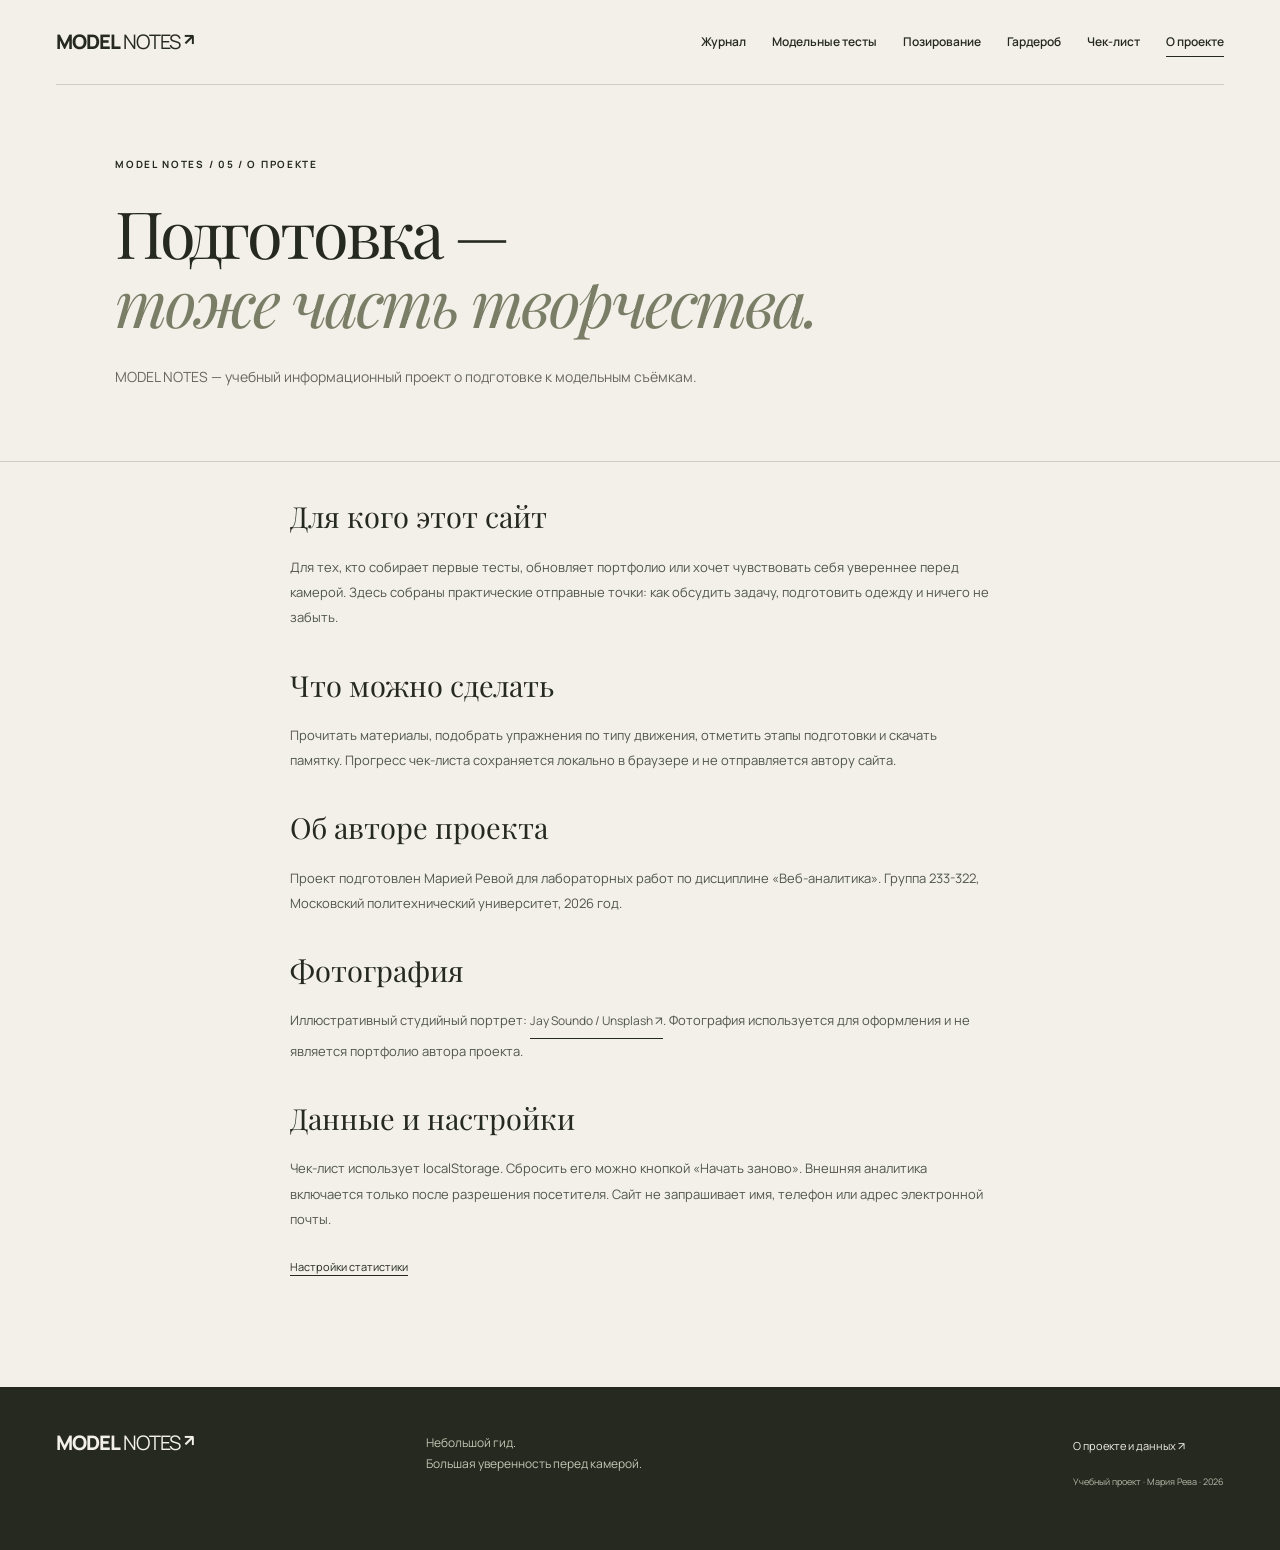
<file: about.html>
<!doctype html><html lang="ru"><head><meta charset="utf-8"><meta name="viewport" content="width=device-width,initial-scale=1"><meta name="description" content="MODEL NOTES — практический гид по подготовке к модельной съёмке. Тесты, позирование, гардероб и интерактивный чек-лист."><meta name="theme-color" content="#f2f0e9"><title>О проекте — MODEL NOTES</title><link rel="icon" href="favicon.svg" type="image/svg+xml"><link rel="stylesheet" href="styles.css"><script src="analytics-config.js" defer></script><script src="app.js" defer></script></head><body><a class="skip" href="#main">К содержимому</a><header><a class="brand" href="index.html">MODEL<span>NOTES</span><sup>↗</sup></a><button id="menu-toggle" class="menu-toggle" aria-expanded="false" aria-controls="nav">Меню <span>＋</span></button><nav data-model-block="navigation" id="nav" aria-label="Основная навигация"><a href="index.html">Журнал</a><a href="tests.html">Модельные тесты</a><a href="posing.html">Позирование</a><a href="wardrobe.html">Гардероб</a><a data-model-block="checklist_link" href="checklist.html">Чек-лист</a><a href="about.html" aria-current="page">О проекте</a></nav></header><main id="main"><section class="page-intro"><p class="eyebrow">MODEL NOTES / 05 / О ПРОЕКТЕ</p><h1>Подготовка —<br><em>тоже часть творчества.</em></h1><p class="lede">MODEL NOTES — учебный информационный проект о подготовке к модельным съёмкам.</p></section><div class="reading centered"><h2>Для кого этот сайт</h2><p>Для тех, кто собирает первые тесты, обновляет портфолио или хочет чувствовать себя увереннее перед камерой. Здесь собраны практические отправные точки: как обсудить задачу, подготовить одежду и ничего не забыть.</p><h2>Что можно сделать</h2><p>Прочитать материалы, подобрать упражнения по типу движения, отметить этапы подготовки и скачать памятку. Прогресс чек-листа сохраняется локально в браузере и не отправляется автору сайта.</p><h2>Об авторе проекта</h2><p>Проект подготовлен Марией Ревой для лабораторных работ по дисциплине «Веб-аналитика». Группа 233-322, Московский политехнический университет, 2026 год.</p><h2>Фотография</h2><p>Иллюстративный студийный портрет: <a class="text-link" href="https://unsplash.com/photos/a-woman-poses-with-arms-crossed-sw1RSCkzuqI" target="_blank" rel="noopener noreferrer">Jay Soundo / Unsplash ↗</a>. Фотография используется для оформления и не является портфолио автора проекта.</p><h2>Данные и настройки</h2><p>Чек-лист использует localStorage. Сбросить его можно кнопкой «Начать заново». Внешняя аналитика включается только после разрешения посетителя. Сайт не запрашивает имя, телефон или адрес электронной почты.</p><button class="reset" id="privacy-settings">Настройки статистики</button><p class="small" id="privacy-status" aria-live="polite"></p></div></main><footer><a class="brand" href="index.html">MODEL<span>NOTES</span><sup>↗</sup></a><p>Небольшой гид.<br>Большая уверенность перед камерой.</p><div><a href="about.html">О проекте и данных ↗</a><small>Учебный проект · Мария Рева · 2026</small><div id="counter-widgets" class="counter-widgets"></div></div></footer><section id="consent" class="consent" aria-label="Разрешение статистики" hidden><p><strong>Помочь сделать сайт лучше?</strong><br>Разреши статистику посещений в LiveInternet, SberADS/Топ-100 и MyTracker.</p><div><button class="button dark" id="allow-stats">Разрешить</button><button class="reset" id="deny-stats">Без статистики</button></div></section></body></html>
</file>
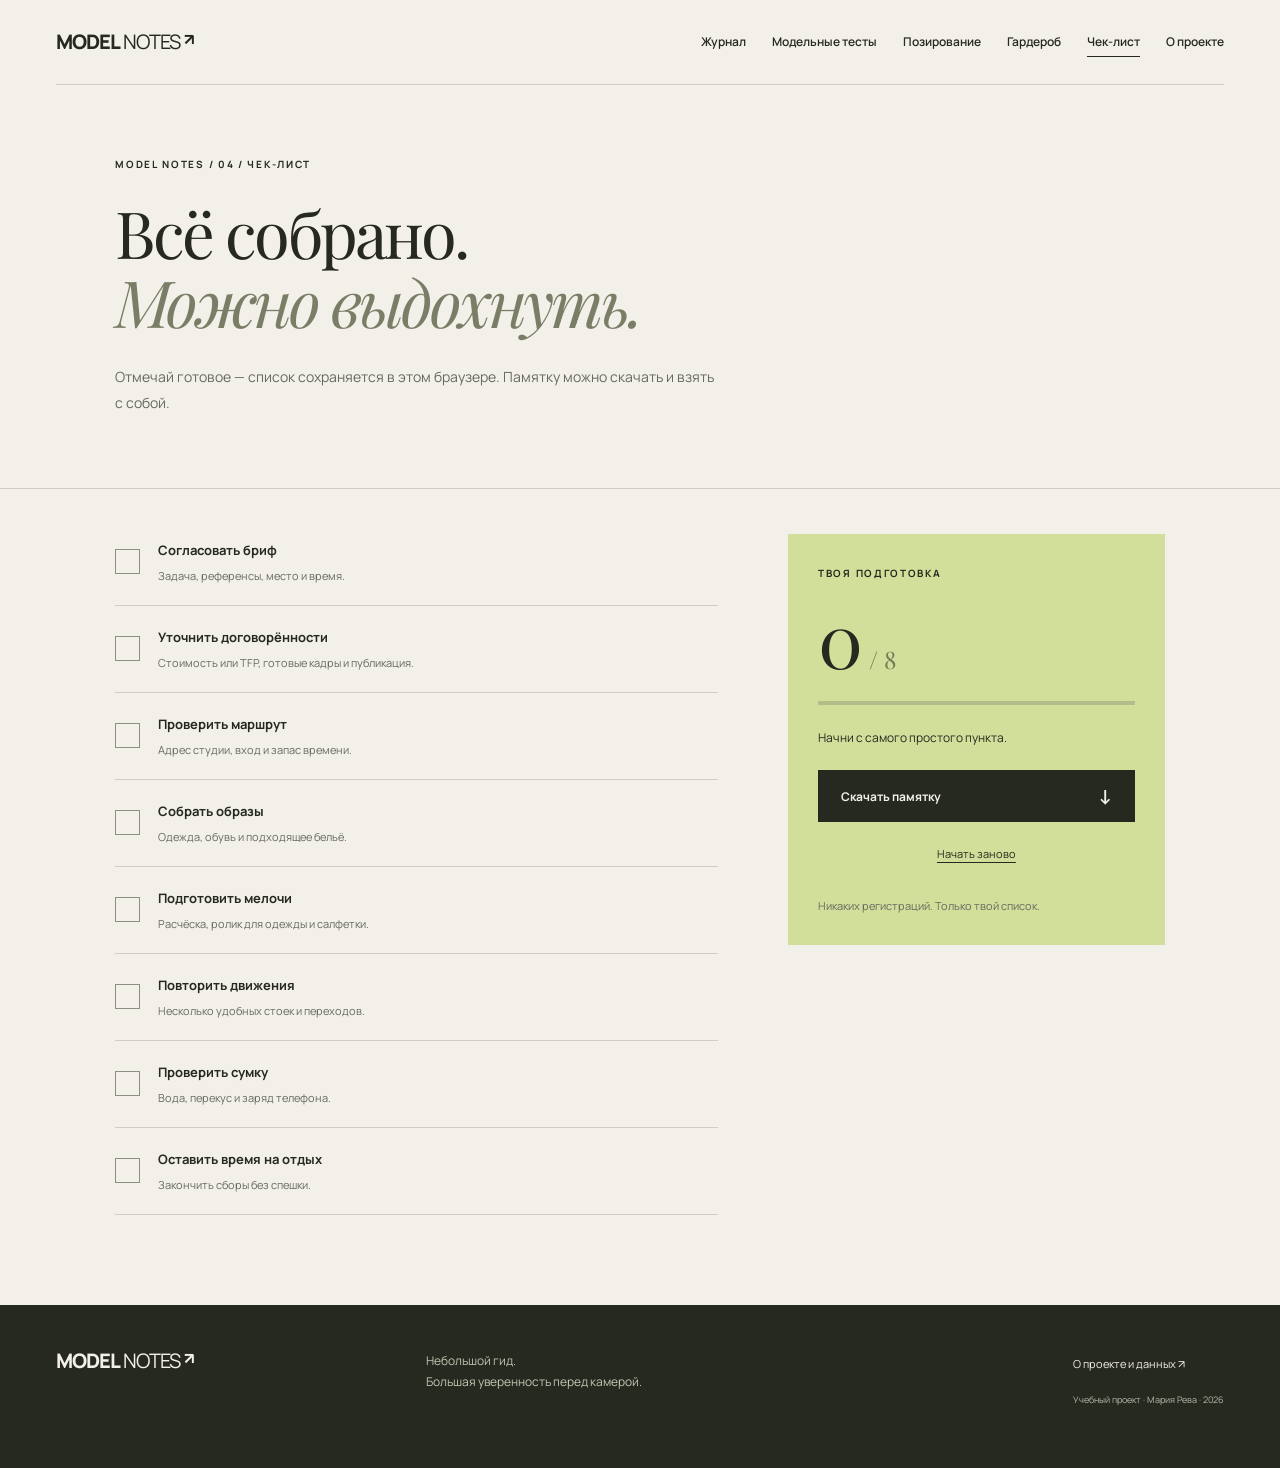
<file: checklist.html>
<!doctype html><html lang="ru"><head><meta charset="utf-8"><meta name="viewport" content="width=device-width,initial-scale=1"><meta name="description" content="MODEL NOTES — практический гид по подготовке к модельной съёмке. Тесты, позирование, гардероб и интерактивный чек-лист."><meta name="theme-color" content="#f2f0e9"><title>Чек-лист подготовки — MODEL NOTES</title><link rel="icon" href="favicon.svg" type="image/svg+xml"><link rel="stylesheet" href="styles.css"><script src="analytics-config.js" defer></script><script src="app.js" defer></script></head><body><a class="skip" href="#main">К содержимому</a><header><a class="brand" href="index.html">MODEL<span>NOTES</span><sup>↗</sup></a><button id="menu-toggle" class="menu-toggle" aria-expanded="false" aria-controls="nav">Меню <span>＋</span></button><nav data-model-block="navigation" id="nav" aria-label="Основная навигация"><a href="index.html">Журнал</a><a href="tests.html">Модельные тесты</a><a href="posing.html">Позирование</a><a href="wardrobe.html">Гардероб</a><a href="checklist.html" aria-current="page">Чек-лист</a><a href="about.html">О проекте</a></nav></header><main id="main"><section class="page-intro"><p class="eyebrow">MODEL NOTES / 04 / ЧЕК-ЛИСТ</p><h1>Всё собрано.<br><em>Можно выдохнуть.</em></h1><p class="lede">Отмечай готовое — список сохраняется в этом браузере. Памятку можно скачать и взять с собой.</p></section><section class="check-layout"><div class="check-items"><label class="check-item"><input type="checkbox" data-check="brief"><span class="custom-check" aria-hidden="true"></span><span><strong>Согласовать бриф</strong><small>Задача, референсы, место и время.</small></span></label><label class="check-item"><input type="checkbox" data-check="terms"><span class="custom-check" aria-hidden="true"></span><span><strong>Уточнить договорённости</strong><small>Стоимость или TFP, готовые кадры и публикация.</small></span></label><label class="check-item"><input type="checkbox" data-check="route"><span class="custom-check" aria-hidden="true"></span><span><strong>Проверить маршрут</strong><small>Адрес студии, вход и запас времени.</small></span></label><label class="check-item"><input type="checkbox" data-check="looks"><span class="custom-check" aria-hidden="true"></span><span><strong>Собрать образы</strong><small>Одежда, обувь и подходящее бельё.</small></span></label><label class="check-item"><input type="checkbox" data-check="details"><span class="custom-check" aria-hidden="true"></span><span><strong>Подготовить мелочи</strong><small>Расчёска, ролик для одежды и салфетки.</small></span></label><label class="check-item"><input type="checkbox" data-check="practice"><span class="custom-check" aria-hidden="true"></span><span><strong>Повторить движения</strong><small>Несколько удобных стоек и переходов.</small></span></label><label class="check-item"><input type="checkbox" data-check="bag"><span class="custom-check" aria-hidden="true"></span><span><strong>Проверить сумку</strong><small>Вода, перекус и заряд телефона.</small></span></label><label class="check-item"><input type="checkbox" data-check="rest"><span class="custom-check" aria-hidden="true"></span><span><strong>Оставить время на отдых</strong><small>Закончить сборы без спешки.</small></span></label></div><aside class="check-summary"><p class="eyebrow">ТВОЯ ПОДГОТОВКА</p><p class="progress-number"><span id="done-count">0</span><span class="progress-total"> / 8</span></p><progress id="progress" max="8" value="0" aria-label="Подготовка к съёмке"></progress><p id="check-status" aria-live="polite">Начни с самого простого пункта.</p><button class="button dark" data-model-block="checklist_download" id="download-checklist">Скачать памятку <span>↓</span></button><button class="reset" id="reset-checklist">Начать заново</button><p class="small">Никаких регистраций. Только твой список.</p></aside></section></main><footer><a class="brand" href="index.html">MODEL<span>NOTES</span><sup>↗</sup></a><p>Небольшой гид.<br>Большая уверенность перед камерой.</p><div><a href="about.html">О проекте и данных ↗</a><small>Учебный проект · Мария Рева · 2026</small><div id="counter-widgets" class="counter-widgets"></div></div></footer><section id="consent" class="consent" aria-label="Разрешение статистики" hidden><p><strong>Помочь сделать сайт лучше?</strong><br>Разреши статистику посещений в LiveInternet, SberADS/Топ-100 и MyTracker.</p><div><button class="button dark" id="allow-stats">Разрешить</button><button class="reset" id="deny-stats">Без статистики</button></div></section></body></html>
</file>
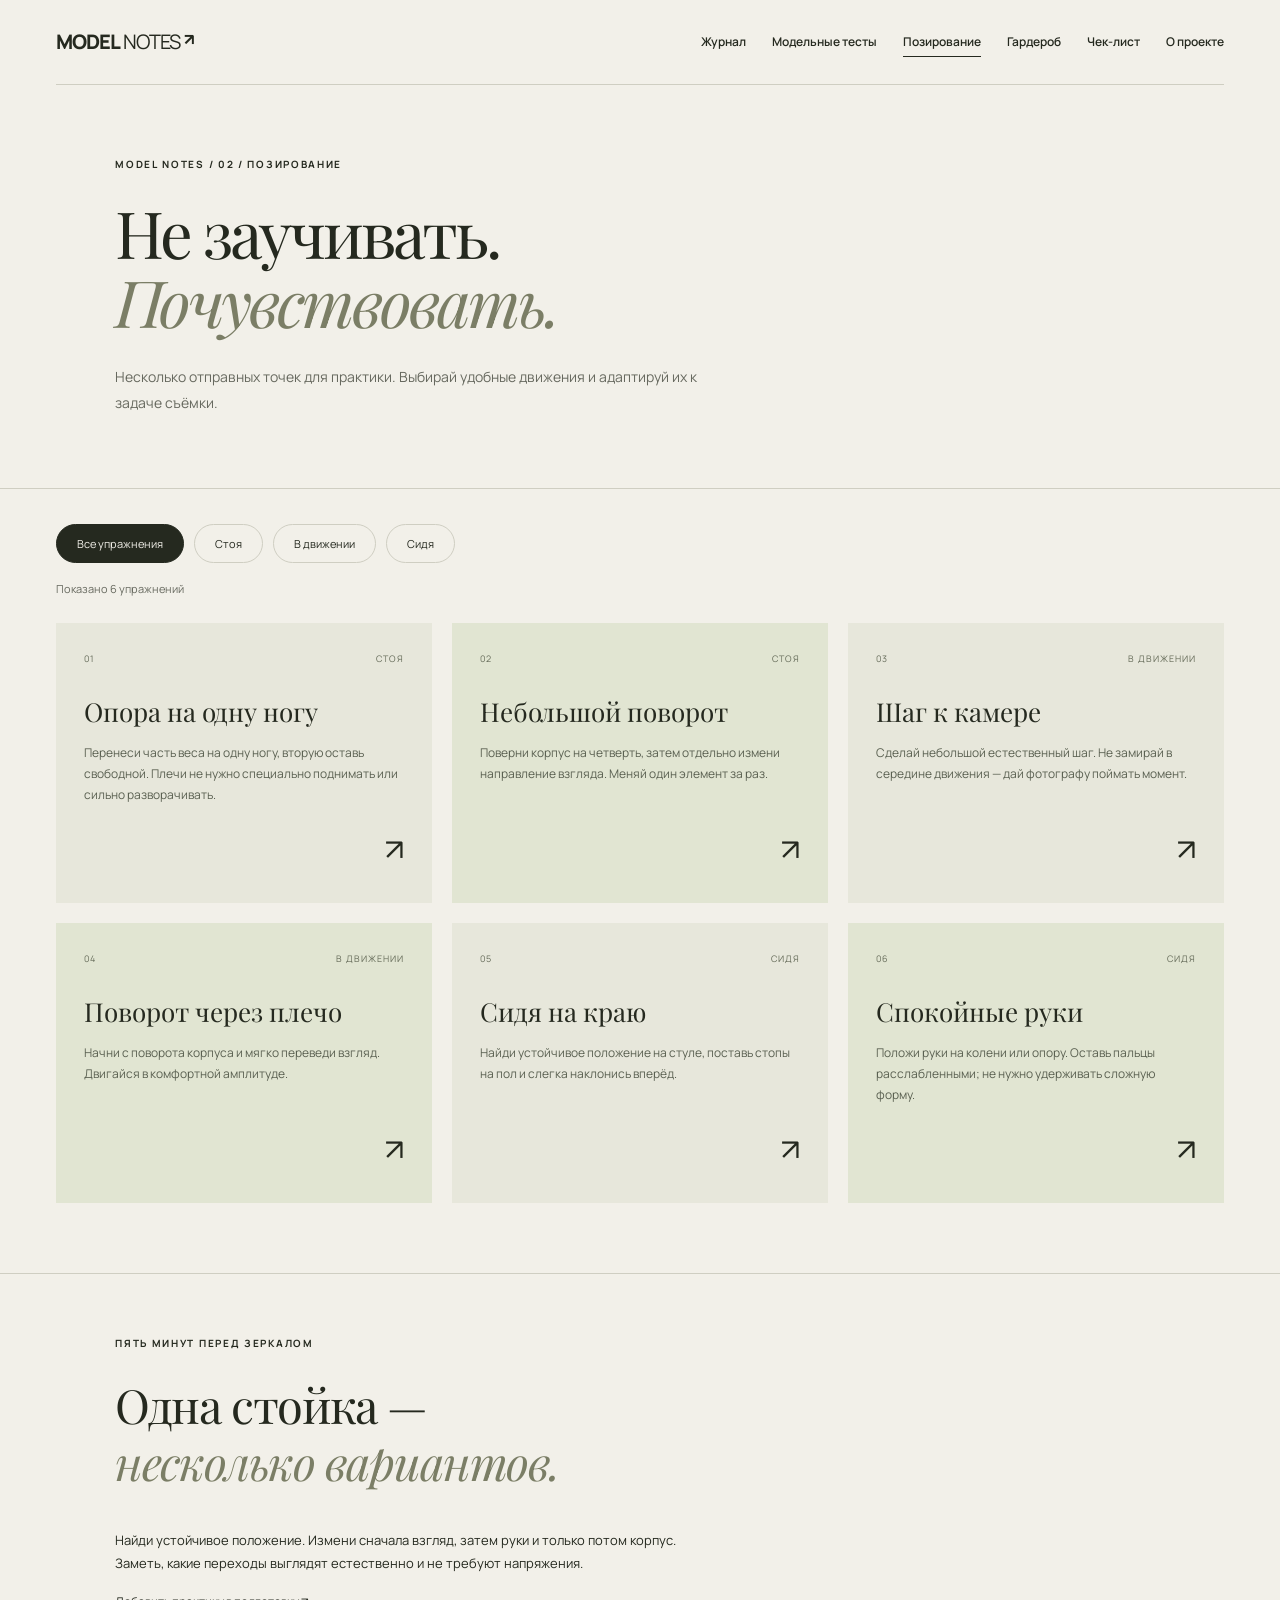
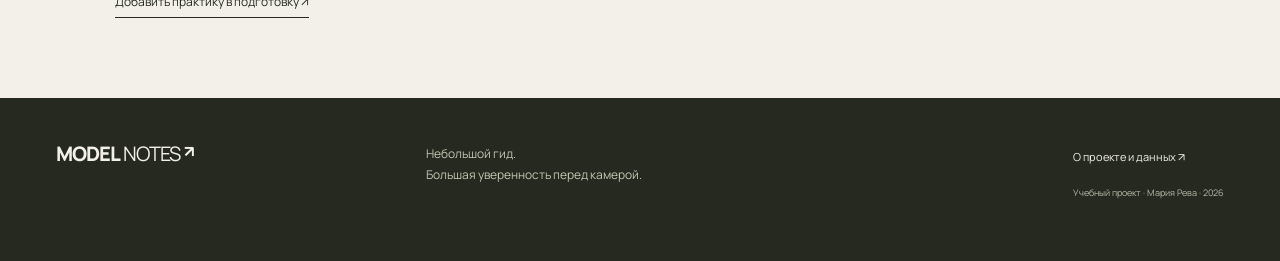
<file: posing.html>
<!doctype html><html lang="ru"><head><meta charset="utf-8"><meta name="viewport" content="width=device-width,initial-scale=1"><meta name="description" content="MODEL NOTES — практический гид по подготовке к модельной съёмке. Тесты, позирование, гардероб и интерактивный чек-лист."><meta name="theme-color" content="#f2f0e9"><title>Позирование — MODEL NOTES</title><link rel="icon" href="favicon.svg" type="image/svg+xml"><link rel="stylesheet" href="styles.css"><script src="analytics-config.js" defer></script><script src="app.js" defer></script></head><body><a class="skip" href="#main">К содержимому</a><header><a class="brand" href="index.html">MODEL<span>NOTES</span><sup>↗</sup></a><button id="menu-toggle" class="menu-toggle" aria-expanded="false" aria-controls="nav">Меню <span>＋</span></button><nav data-model-block="navigation" id="nav" aria-label="Основная навигация"><a href="index.html">Журнал</a><a href="tests.html">Модельные тесты</a><a href="posing.html" aria-current="page">Позирование</a><a href="wardrobe.html">Гардероб</a><a data-model-block="checklist_link" href="checklist.html">Чек-лист</a><a href="about.html">О проекте</a></nav></header><main id="main"><section class="page-intro"><p class="eyebrow">MODEL NOTES / 02 / ПОЗИРОВАНИЕ</p><h1>Не заучивать.<br><em>Почувствовать.</em></h1><p class="lede">Несколько отправных точек для практики. Выбирай удобные движения и адаптируй их к задаче съёмки.</p></section><section class="section compact"><div class="filters" role="group" aria-label="Фильтр упражнений"><button class="filter active" data-filter="all" aria-pressed="true">Все упражнения</button><button class="filter" data-filter="standing" aria-pressed="false">Стоя</button><button class="filter" data-filter="moving" aria-pressed="false">В движении</button><button class="filter" data-filter="sitting" aria-pressed="false">Сидя</button></div><p id="filter-status" class="small" aria-live="polite">Показано 6 упражнений</p><div class="pose-grid"><article class="pose" data-kind="standing"><div class="pose-top"><span>01</span><span>СТОЯ</span></div><h2>Опора на одну ногу</h2><p>Перенеси часть веса на одну ногу, вторую оставь свободной. Плечи не нужно специально поднимать или сильно разворачивать.</p><span class="pose-line" aria-hidden="true">↗</span></article><article class="pose" data-kind="standing"><div class="pose-top"><span>02</span><span>СТОЯ</span></div><h2>Небольшой поворот</h2><p>Поверни корпус на четверть, затем отдельно измени направление взгляда. Меняй один элемент за раз.</p><span class="pose-line" aria-hidden="true">↗</span></article><article class="pose" data-kind="moving"><div class="pose-top"><span>03</span><span>В ДВИЖЕНИИ</span></div><h2>Шаг к камере</h2><p>Сделай небольшой естественный шаг. Не замирай в середине движения — дай фотографу поймать момент.</p><span class="pose-line" aria-hidden="true">↗</span></article><article class="pose" data-kind="moving"><div class="pose-top"><span>04</span><span>В ДВИЖЕНИИ</span></div><h2>Поворот через плечо</h2><p>Начни с поворота корпуса и мягко переведи взгляд. Двигайся в комфортной амплитуде.</p><span class="pose-line" aria-hidden="true">↗</span></article><article class="pose" data-kind="sitting"><div class="pose-top"><span>05</span><span>СИДЯ</span></div><h2>Сидя на краю</h2><p>Найди устойчивое положение на стуле, поставь стопы на пол и слегка наклонись вперёд.</p><span class="pose-line" aria-hidden="true">↗</span></article><article class="pose" data-kind="sitting"><div class="pose-top"><span>06</span><span>СИДЯ</span></div><h2>Спокойные руки</h2><p>Положи руки на колени или опору. Оставь пальцы расслабленными; не нужно удерживать сложную форму.</p><span class="pose-line" aria-hidden="true">↗</span></article></div></section><section class="practice"><p class="eyebrow">ПЯТЬ МИНУТ ПЕРЕД ЗЕРКАЛОМ</p><h2>Одна стойка —<br><em>несколько вариантов.</em></h2><p>Найди устойчивое положение. Измени сначала взгляд, затем руки и только потом корпус. Заметь, какие переходы выглядят естественно и не требуют напряжения.</p><a class="text-link" data-model-block="checklist_link" href="checklist.html">Добавить практику в подготовку ↗</a></section></main><footer><a class="brand" href="index.html">MODEL<span>NOTES</span><sup>↗</sup></a><p>Небольшой гид.<br>Большая уверенность перед камерой.</p><div><a href="about.html">О проекте и данных ↗</a><small>Учебный проект · Мария Рева · 2026</small><div id="counter-widgets" class="counter-widgets"></div></div></footer><section id="consent" class="consent" aria-label="Разрешение статистики" hidden><p><strong>Помочь сделать сайт лучше?</strong><br>Разреши статистику посещений в LiveInternet, SberADS/Топ-100 и MyTracker.</p><div><button class="button dark" id="allow-stats">Разрешить</button><button class="reset" id="deny-stats">Без статистики</button></div></section></body></html>
</file>
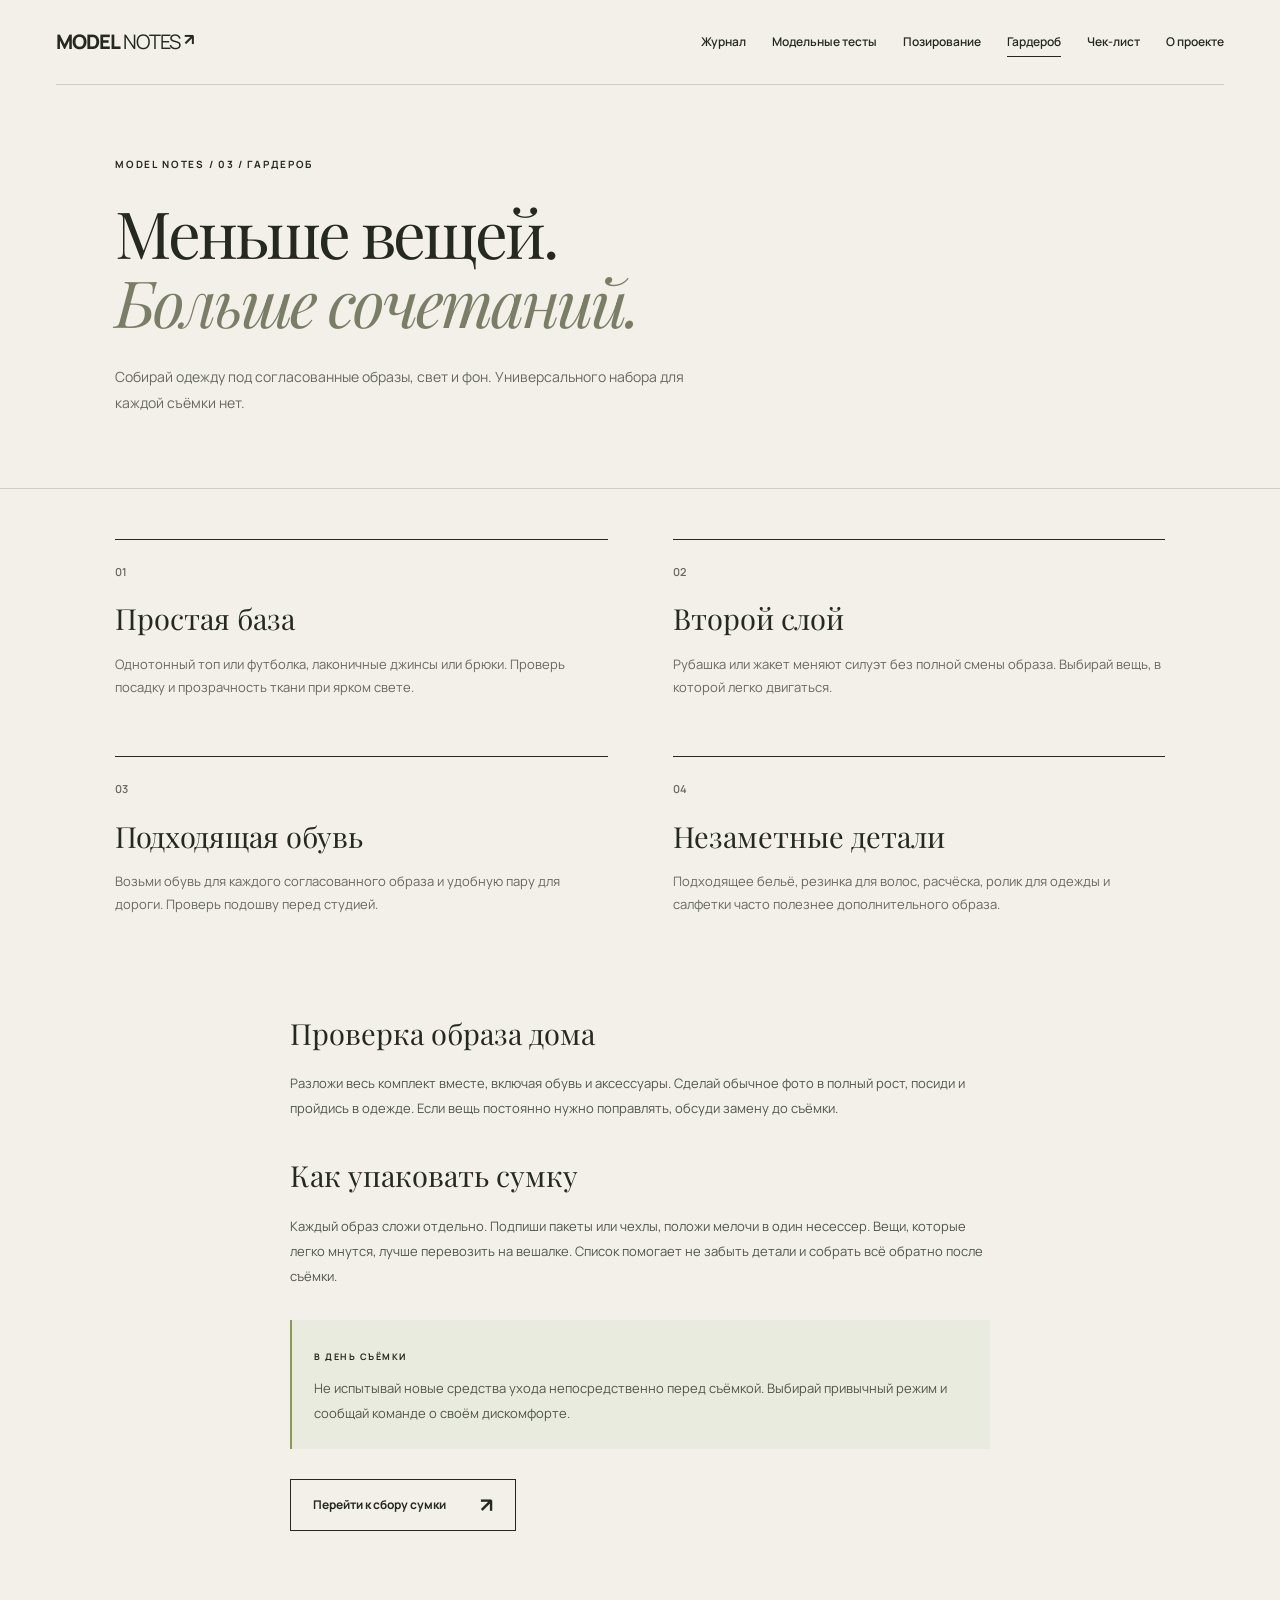
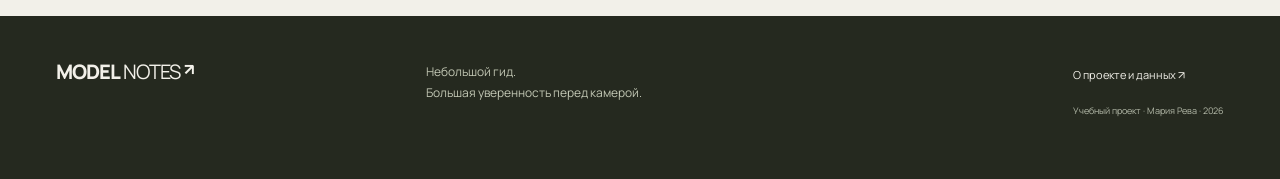
<file: wardrobe.html>
<!doctype html><html lang="ru"><head><meta charset="utf-8"><meta name="viewport" content="width=device-width,initial-scale=1"><meta name="description" content="MODEL NOTES — практический гид по подготовке к модельной съёмке. Тесты, позирование, гардероб и интерактивный чек-лист."><meta name="theme-color" content="#f2f0e9"><title>Гардероб для съёмки — MODEL NOTES</title><link rel="icon" href="favicon.svg" type="image/svg+xml"><link rel="stylesheet" href="styles.css"><script src="analytics-config.js" defer></script><script src="app.js" defer></script></head><body><a class="skip" href="#main">К содержимому</a><header><a class="brand" href="index.html">MODEL<span>NOTES</span><sup>↗</sup></a><button id="menu-toggle" class="menu-toggle" aria-expanded="false" aria-controls="nav">Меню <span>＋</span></button><nav data-model-block="navigation" id="nav" aria-label="Основная навигация"><a href="index.html">Журнал</a><a href="tests.html">Модельные тесты</a><a href="posing.html">Позирование</a><a href="wardrobe.html" aria-current="page">Гардероб</a><a data-model-block="checklist_link" href="checklist.html">Чек-лист</a><a href="about.html">О проекте</a></nav></header><main id="main"><section class="page-intro"><p class="eyebrow">MODEL NOTES / 03 / ГАРДЕРОБ</p><h1>Меньше вещей.<br><em>Больше сочетаний.</em></h1><p class="lede">Собирай одежду под согласованные образы, свет и фон. Универсального набора для каждой съёмки нет.</p></section><section class="wardrobe-grid"><article class="note"><span class="num">01</span><h2>Простая база</h2><p>Однотонный топ или футболка, лаконичные джинсы или брюки. Проверь посадку и прозрачность ткани при ярком свете.</p></article><article class="note"><span class="num">02</span><h2>Второй слой</h2><p>Рубашка или жакет меняют силуэт без полной смены образа. Выбирай вещь, в которой легко двигаться.</p></article><article class="note"><span class="num">03</span><h2>Подходящая обувь</h2><p>Возьми обувь для каждого согласованного образа и удобную пару для дороги. Проверь подошву перед студией.</p></article><article class="note"><span class="num">04</span><h2>Незаметные детали</h2><p>Подходящее бельё, резинка для волос, расчёска, ролик для одежды и салфетки часто полезнее дополнительного образа.</p></article></section><section class="reading centered"><h2>Проверка образа дома</h2><p>Разложи весь комплект вместе, включая обувь и аксессуары. Сделай обычное фото в полный рост, посиди и пройдись в одежде. Если вещь постоянно нужно поправлять, обсуди замену до съёмки.</p><h2>Как упаковать сумку</h2><p>Каждый образ сложи отдельно. Подпиши пакеты или чехлы, положи мелочи в один несессер. Вещи, которые легко мнутся, лучше перевозить на вешалке. Список помогает не забыть детали и собрать всё обратно после съёмки.</p><div class="tip"><span>В ДЕНЬ СЪЁМКИ</span><p>Не испытывай новые средства ухода непосредственно перед съёмкой. Выбирай привычный режим и сообщай команде о своём дискомфорте.</p></div><a class="button" data-model-block="checklist_link" href="checklist.html">Перейти к сбору сумки <span>↗</span></a></section></main><footer><a class="brand" href="index.html">MODEL<span>NOTES</span><sup>↗</sup></a><p>Небольшой гид.<br>Большая уверенность перед камерой.</p><div><a href="about.html">О проекте и данных ↗</a><small>Учебный проект · Мария Рева · 2026</small><div id="counter-widgets" class="counter-widgets"></div></div></footer><section id="consent" class="consent" aria-label="Разрешение статистики" hidden><p><strong>Помочь сделать сайт лучше?</strong><br>Разреши статистику посещений в LiveInternet, SberADS/Топ-100 и MyTracker.</p><div><button class="button dark" id="allow-stats">Разрешить</button><button class="reset" id="deny-stats">Без статистики</button></div></section></body></html>
</file>
<file: styles.css>
@import url('https://fonts.googleapis.com/css2?family=DM+Sans:wght@400;500;600;700&family=Manrope:wght@400;500;600;700;800&family=Playfair+Display:ital,wght@0,400;0,500;1,400;1,500&display=swap');
:root{--paper:#f2f0e9;--ink:#25291f;--muted:#67695f;--line:#cfcec2;--accent:#d2df9b;--serif:'Playfair Display',Georgia,serif;--sans:'Manrope','DM Sans',Arial,sans-serif}*{box-sizing:border-box}body{margin:0;background:var(--paper);color:var(--ink);font-family:var(--sans);font-size:15px;line-height:1.75}button,input{font:inherit}button,a{-webkit-tap-highlight-color:transparent}a{color:inherit;text-decoration:none}button{cursor:pointer}a:focus-visible,button:focus-visible,input:focus-visible{outline:3px solid #6a7d26;outline-offset:5px}button{color:inherit}img{max-width:100%;display:block}.skip{position:fixed;left:20px;top:-80px;background:var(--ink);color:white;padding:12px;z-index:100}.skip:focus{top:12px}header{display:flex;align-items:center;justify-content:space-between;border-bottom:1px solid var(--line);margin:0 4.4%;padding:27px 0;gap:32px}.brand{display:inline-flex;align-items:baseline;font-size:20px;font-weight:800;letter-spacing:-1px;white-space:nowrap;line-height:1.1}.brand span{font-weight:400;margin-left:3px}.brand sup{font-size:16px;align-self:flex-start;margin-left:4px}nav{display:flex;gap:26px;font-size:12px;font-weight:600}nav a{border-bottom:1px solid transparent;padding:4px 0}nav a:hover,nav a[aria-current]{border-color:var(--ink)}.menu-toggle{display:none}main{max-width:1600px;margin:auto}.hero{padding:34px 4.4% 48px;display:grid;grid-template-columns:1.02fr 1fr;gap:35px;min-height:700px}.hero-copy{padding:25px 0 0}.eyebrow{font-size:10px;letter-spacing:1.7px;font-weight:700;line-height:1.8;margin:0 0 25px}h1,h2,h3,p{margin-top:0}h1{font-family:var(--serif);font-weight:400;font-size:clamp(52px,5.35vw,85px);line-height:1.06;letter-spacing:-3px;margin-bottom:28px}em{font-weight:400}h1 em,h2 em{color:#7b7e66}.lede{font-size:14px;line-height:1.9;max-width:390px;color:var(--muted);margin-bottom:27px}.button{border:1px solid var(--ink);background:transparent;display:inline-flex;justify-content:space-between;align-items:center;gap:34px;padding:15px 22px;font-size:12px;font-weight:700;line-height:1.6;transition:background .2s}.button span{font-size:20px;line-height:1}.button:hover{background:var(--accent)}.dark{background:var(--ink);color:var(--paper)}.dark:hover{background:#4c5636}.small{font-size:11px;color:var(--muted)}.hero-bottom{margin:38px 0 0}.hero-image{margin:0;position:relative;min-height:600px;background:#c8c8c6;overflow:hidden}.hero-image img{width:100%;height:100%;object-fit:cover;object-position:center 35%;position:absolute;filter:grayscale(1)}.hero-image:after{content:'';position:absolute;inset:0;background:linear-gradient(transparent 55%,#0006)}.hero-image figcaption{display:flex;justify-content:space-between;position:absolute;z-index:1;top:20px;left:22px;right:22px;font-size:9px;letter-spacing:1.2px;color:white}.image-tag{position:absolute;bottom:34px;left:30px;color:white;font-family:var(--serif);font-size:38px;font-style:italic;line-height:1.15;z-index:1}.section{padding:70px 4.4%;border-top:1px solid var(--line)}.section-head{display:grid;grid-template-columns:1fr 2fr;gap:30px;margin-bottom:35px}.section-head h2{font-family:var(--serif);font-size:39px;line-height:1.3;font-weight:400;letter-spacing:-1px}.section-head .eyebrow{padding-top:8px}.chapters{display:grid;grid-template-columns:repeat(3,1fr);gap:28px}.chapter{display:flex;border-top:1px solid var(--ink);gap:16px;padding:23px 0}.num{font-size:11px;color:var(--muted);font-weight:600}.chapter h3{font-size:17px;margin:0 0 9px}.chapter p{font-size:12px;color:var(--muted);line-height:1.8;margin:0}.arrow{font-size:24px;margin-left:auto;line-height:1}.chapter:hover h3{text-decoration:underline;text-underline-offset:5px}.callout{background:var(--accent);padding:58px 7%;margin:0 4.4% 80px;position:relative}.callout h2,.practice h2{font:400 47px/1.2 var(--serif);letter-spacing:-1.4px}.callout h2 em{color:#5d663e}.callout p:not(.eyebrow){font-size:13px;max-width:420px}.callout .button{margin-top:10px}.page-intro{padding:70px 9% 44px;border-bottom:1px solid var(--line)}.page-intro h1{font-size:65px}.page-intro .lede{max-width:600px}.editorial{display:grid;grid-template-columns:1fr 2fr;gap:70px;padding:60px 9% 90px}.big-number{font:400 120px/1 var(--serif);color:#b4b7a4}.margin-note p{font-size:11px;color:var(--muted);margin:20px 0 40px}.detail-image{width:210px;height:270px;object-fit:cover;filter:grayscale(1)}.reading h2{font:400 29px/1.35 var(--serif);margin:35px 0 18px}.reading h2:first-child{margin-top:0}.reading p,.reading li{font-size:13px;line-height:1.95;color:#51564b}.numbered{padding-left:20px}.numbered li{padding-left:5px;margin-bottom:12px}.tip{border-left:2px solid #8a9956;background:#e9ebde;padding:22px;margin:30px 0}.tip span{font-size:9px;letter-spacing:1.5px;font-weight:700}.tip p{margin:8px 0 0}.text-link{font-size:12px;border-bottom:1px solid var(--ink);padding-bottom:5px;display:inline-block}.compact{padding-top:35px;border-top:0}.filters{display:flex;gap:10px;flex-wrap:wrap;margin-bottom:16px}.filter{background:none;border:1px solid var(--line);border-radius:24px;font-size:11px;padding:9px 20px}.filter.active{background:var(--ink);color:var(--paper);border-color:var(--ink)}.pose-grid{display:grid;grid-template-columns:repeat(3,1fr);gap:20px;margin-top:25px}.pose{padding:28px;background:#e7e7db;min-height:280px;display:flex;flex-direction:column}.pose[hidden]{display:none}.pose:nth-child(2n){background:#e1e5d2}.pose-top{display:flex;justify-content:space-between;font-size:9px;letter-spacing:1px;margin-bottom:28px;color:#656b59}.pose h2{font:400 26px/1.3 var(--serif);margin-bottom:13px}.pose p{font-size:12px;color:#5a6051}.pose-line{font-size:30px;margin-top:auto;align-self:flex-end}.practice{border-top:1px solid var(--line);padding:60px 9% 80px}.practice p:not(.eyebrow){font-size:13px;max-width:600px}.wardrobe-grid{padding:50px 9%;display:grid;grid-template-columns:1fr 1fr;gap:45px 65px}.note{border-top:1px solid var(--ink);padding-top:18px}.note h2{font:400 29px/1.4 var(--serif);margin:14px 0}.note p{font-size:13px;color:var(--muted)}.centered{max-width:760px;margin:auto;padding:35px 30px 85px}.check-layout{display:grid;grid-template-columns:1.6fr 1fr;gap:70px;padding:45px 9% 90px;align-items:start}.check-item{display:flex;align-items:center;gap:18px;border-bottom:1px solid var(--line);padding:20px 0;cursor:pointer;position:relative}.check-item:first-child{padding-top:5px}.check-item input{position:absolute;opacity:0;width:26px;height:26px;left:0;cursor:pointer}.custom-check{width:25px;height:25px;flex:none;border:1px solid #8c907e;display:grid;place-items:center}.check-item:has(input:focus-visible) .custom-check{outline:3px solid #6a7d26;outline-offset:4px}.check-item input:checked+.custom-check{background:var(--ink);color:var(--paper)}.check-item input:checked+.custom-check:after{content:'✓';font-size:16px}.check-item:has(input:checked) strong{color:var(--muted)}.check-item strong{display:block;font-size:13px}.check-item small{display:block;font-size:11px;color:var(--muted);margin-top:4px}.check-summary{background:var(--accent);padding:30px;position:sticky;top:25px}.check-summary .eyebrow{margin-bottom:15px}.progress-number{font:400 75px/1.1 var(--serif);margin:0 0 22px}.progress-total{font-size:24px;color:#747c58}progress{width:100%;height:4px;border:none;appearance:none;background:#b2bd89;display:block}progress::-webkit-progress-bar{background:#b2bd89}progress::-webkit-progress-value{background:var(--ink)}progress::-moz-progress-bar{background:var(--ink)}#check-status{font-size:12px;margin:22px 0}.check-summary .button{width:100%;gap:15px}.reset{background:none;border:none;padding:12px 0;font-size:11px;text-decoration:underline;text-underline-offset:4px}.check-summary .reset{display:block;margin:10px auto}.check-summary .small{margin:20px 0 0}footer{display:grid;grid-template-columns:1fr 1fr 1.3fr;gap:40px;padding:45px 4.4%;background:var(--ink);color:var(--paper)}footer p{font-size:12px;color:#c2c7b4}footer>div{justify-self:end}footer>div>a{font-size:11px}footer small{display:block;font-size:9px;color:#b5bbaa;margin-top:16px}.counter-widgets{display:flex;gap:10px;margin-top:15px}.counter-widgets img{width:88px;height:31px;object-fit:contain}.consent{position:fixed;z-index:10;bottom:20px;left:20px;right:20px;max-width:720px;padding:22px 27px;background:var(--paper);box-shadow:0 6px 40px #0003;border:1px solid var(--line);display:flex;gap:25px;align-items:center;justify-content:space-between}.consent[hidden]{display:none}.consent p{margin:0;font-size:11px}.consent>div{display:flex;gap:15px;align-items:center;flex-shrink:0}.consent .button{padding:10px 18px}.consent .reset{font-size:10px}
@media(min-width:1500px){.hero{min-height:810px}.hero-image{min-height:700px}.hero-copy{padding-top:45px}.hero h1{font-size:88px}}@media(max-width:1050px){nav{gap:14px;font-size:10px}.hero{min-height:620px}.hero h1{font-size:62px}.hero-image{min-height:560px}.editorial{gap:40px;padding-left:6%;padding-right:6%}.check-layout{gap:35px;padding-left:6%;padding-right:6%}.check-summary{padding:24px}.section-head h2{font-size:34px}}@media(max-width:760px){header{padding:22px 0;flex-wrap:wrap;gap:0}.brand{font-size:19px}.menu-toggle{display:flex;gap:14px;background:none;border:0;font-size:11px;padding:4px 0}.menu-toggle span{font-size:18px;line-height:1}nav{display:none;flex-direction:column;flex-basis:100%;gap:0;margin-top:20px;font-size:13px}nav.open{display:flex}nav a{padding:10px 0}.hero{grid-template-columns:1fr;gap:30px;padding-top:32px}.hero-copy{padding-top:0}.hero h1{font-size:66px;letter-spacing:-2px}.hero .lede{font-size:13px}.hero-bottom{display:none}.hero-image{min-height:480px}.eyebrow{font-size:9px}.section{padding-top:45px;padding-bottom:45px}.section-head{grid-template-columns:1fr;gap:0;margin-bottom:20px}.section-head h2{font-size:32px}.chapters{grid-template-columns:1fr;gap:0}.chapter{padding:24px 0}.chapter h3{font-size:18px}.callout{padding:35px 25px;margin-bottom:45px}.callout h2,.practice h2{font-size:36px}.page-intro{padding:45px 6% 25px}.page-intro h1{font-size:48px;letter-spacing:-1.8px}.page-intro .lede{font-size:13px}.editorial{display:block;padding:35px 6% 60px}.margin-note{display:none}.reading h2{font-size:26px}.pose-grid{grid-template-columns:1fr 1fr;gap:12px}.pose{padding:20px;min-height:300px}.pose h2{font-size:24px}.pose p{font-size:11px}.pose-top{font-size:8px;gap:7px}.practice{padding:40px 6% 55px}.wardrobe-grid{padding:35px 6%;gap:25px;grid-template-columns:1fr}.centered{padding:25px 6% 60px}.check-layout{grid-template-columns:1fr;padding:30px 6% 60px;gap:30px}.check-summary{position:static}.check-summary .button{max-width:350px}.check-summary .reset{margin:10px 0}.check-item{padding:18px 0}.progress-number{font-size:65px}footer{grid-template-columns:1fr;gap:22px;padding:35px 6%}footer p{margin:0}footer>div{justify-self:start}.consent{display:block;bottom:10px;left:10px;right:10px;padding:18px}.consent>div{margin-top:12px}.filters{gap:8px}.filter{font-size:10px;padding:8px 14px}}@media(prefers-reduced-motion:reduce){*{transition:none!important;scroll-behavior:auto!important}}
</file>
